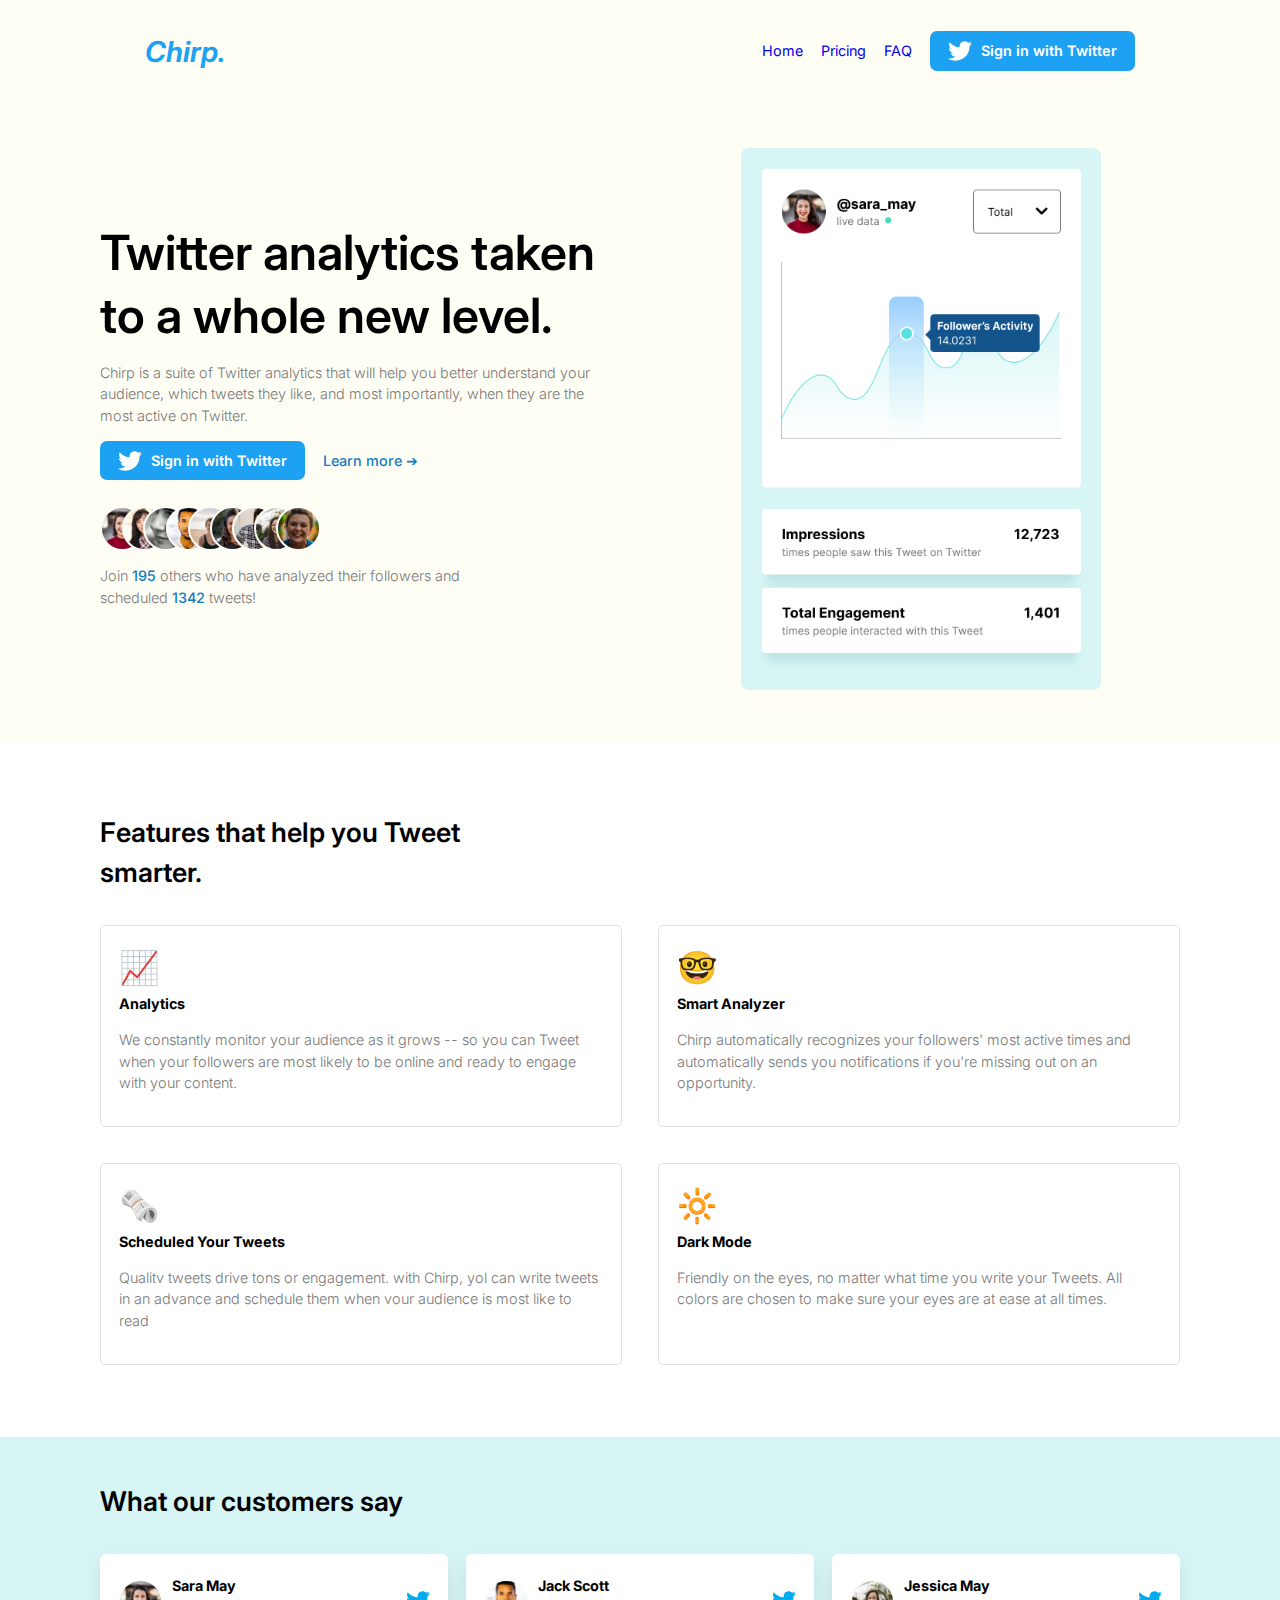
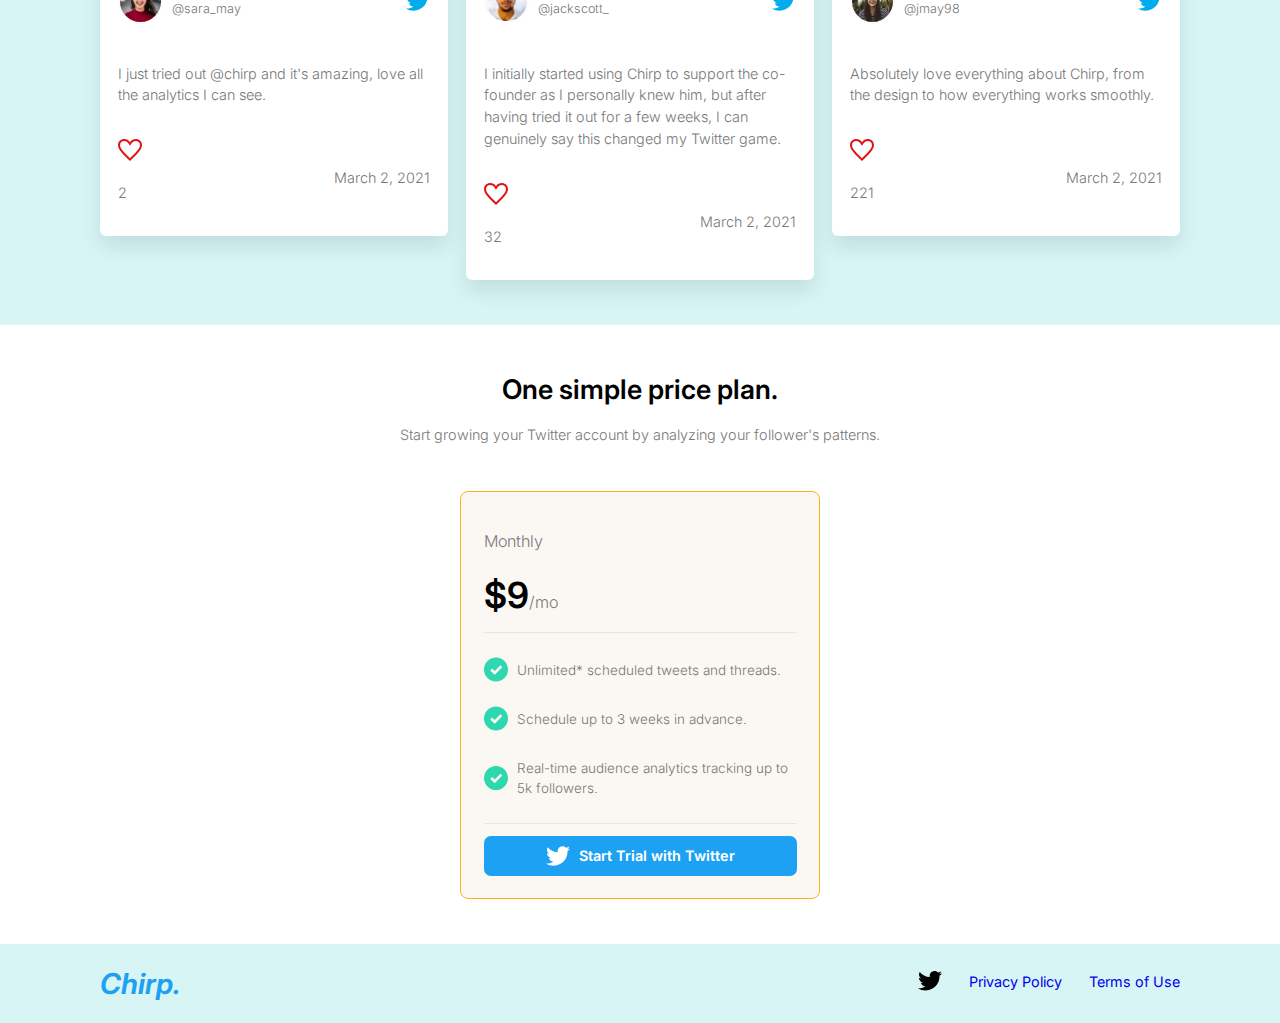
<file: Index.html>
<!-- 

  Name : David Pawar
  Id : 0800287
  
 -->

<!DOCTYPE html>
<html lang="en">
  <head>
    <meta charset="UTF-8" />
    <meta http-equiv="X-UA-Compatible" content="IE=edge" />
    <meta name="viewport" content="width=device-width, initial-scale=1.0" />
    <title>David Pawar</title>

    <link rel="stylesheet" href="css/index.css" />
    <!-- <script src="js/index.js"></script> -->
    <script src="JS/index.js" defer></script>
  </head>
  <body>
    <header>
      <nav class="navbar">
        <a href="Index.html" class="chirp_logo"><i>Chirp.</i></a>
        <ul class="nav_links">
          <li><a href="Index.html" class="nav_link">Home</a></li>
          <li><a href="#" class="nav_link">Pricing</a></li>
          <li><a href="FAQ.html" class="nav_link">FAQ</a></li>
          <li>
            <a href="#" class="nav_link bird_btn"
              ><img src="Assets/Twitter.svg" alt="" /><span
                >Sign in with Twitter</span
              ></a
            >
          </li> 
        </ul>

        <div class="svg_hamburger">
          <img src="Assets/Hamburger Menu.svg" alt="Menu" />
        </div>
      </nav>
    </header>

    <main>
      <section class="page_top">
        <div class="container">
          <div class="grid">
            <div class="column">
              <h2>Twitter analytics taken to a whole new level.</h2>
              <p>
                Chirp is a suite of Twitter analytics that will help you better
                understand your audience, which tweets they like, and most
                importantly, when they are the most active on Twitter.
              </p>
              <div class="signin_btn">
                <a href="#" class="nav_ink bird_btn"
                  ><img src="Assets/Twitter.svg" alt="" /><span
                    >Sign in with Twitter</span
                  ></a
                >
                <a href="#" class="btn-link">Learn more &#10132;</a>
              </div>
              <div class="profile-images">
                <img src="Assets/userAvatar01.svg" alt="Profile Image 1" />
                <img src="Assets/userAvatar02.svg" alt="Profile Image 2" />
                <img src="Assets/userAvatar03.svg" alt="Profile Image 3" />
                <img src="Assets/userAvatar04.svg" alt="Profile Image 4" />
                <img src="Assets/userAvatar05.svg" alt="Profile Image 5" />
                <img src="Assets/userAvatar06.svg" alt="Profile Image 6" />
                <img src="Assets/userAvatar07.svg" alt="Profile Image 7" />
                <img src="Assets/userAvatar08.svg" alt="Profile Image 8" />
                <img src="Assets/userAvatar09.svg" alt="Profile Image 9" />
              </div>
              <p>
                Join <span>195</span> others who have analyzed their followers
                and scheduled <span>1342</span> tweets!
              </p>
            </div>
            <div class="column">
              <figure class="hero_img">
                <img
                  src="Assets/Hero Image (Desktop View).png"
                  alt="Profile Dashboard"
                />
              </figure>
            </div>
          </div>
        </div>
      </section>

      <section class="features_catalogue">
        <div class="container">
          <h3 class="main_heading">Features that help you Tweet smarter.</h3>
          <div class="flex_container">
            <article class="card">
              <span class="emoji">📈</span>
              <h4>Analytics</h4>
              <p>
                We constantly monitor your audience as it grows -- so you can
                Tweet when your followers are most likely to be online and ready
                to engage with your content.
              </p>
            </article>
            <article class="card">
              <span class="emoji">🤓</span>
              <h4>Smart Analyzer</h4>
              <p>
                Chirp automatically recognizes your followers' most active times
                and automatically sends you notifications if you're missing out
                on an opportunity.
              </p>
            </article>
            <article class="card">
              <span class="emoji">🗞️</span>
              <h4>Scheduled Your Tweets</h4>
              <p>
                Qualitv tweets drive tons or engagement. with Chirp, yol can
                write tweets in an advance and schedule them when vour audience
                is most like to read
              </p>
            </article>
            <article class="card">
              <span class="emoji">🔆</span>
              <h4>Dark Mode</h4>
              <p>
                Friendly on the eyes, no matter what time you write your Tweets.
                All colors are chosen to make sure your eyes are at ease at all
                times.
              </p>
            </article>
          </div>
        </div>
      </section>

      <section class="customers_review">
        <div class="container">
          <h3 class="main_heading">What our customers say</h3>
          <div class="customer_grid_container">
            <article class="review_card">
              <div class="review_card_header">
                <div class="customers">
                  <img
                    src="Assets/userAvatar01.svg" alt="Avatar 1" class="avatar"
                  />
                  <div class="author">
                    <p class="author_name">Sara May</p>
                    <p class="user_id">@sara_may</p>
                  </div>
                </div>
                <img src="Assets/Twitter (Blue).svg" alt="Twitter" />
              </div>
              <p>
                I just tried out @chirp and it's amazing, love all the analytics
                I can see.
              </p>
              <div class="review_card_footer">
                <div class="hearts">
                  <img src="Assets/Like.svg" alt="Heart" />
                  <p>2</p>
                </div>
                <p class="date">March 2, 2021</p>
              </div>
            </article>
            <article class="review_card">
              <div class="review_card_header">
                <div class="customers">
                  <img
                    src="Assets/userAvatar04.svg" alt="Avatar 5" class="avatar"
                  />
                  <div class="author">
                    <p class="author_name">Jack Scott</p>
                    <p class="user_id">@jackscott_</p>
                  </div>
                </div>
                <img src="Assets/Twitter (Blue).svg" alt="Twitter" />
              </div>
              <p>
                I initially started using Chirp to support the co-founder as I
                personally knew him, but after having tried it out for a few
                weeks, I can genuinely say this changed my Twitter game.
              </p>
              <div class="review_card_footer">
                <div class="hearts">
                  <img src="Assets/Like.svg" alt="Heart" />
                  <p>32</p>
                </div>
                <p class="date">March 2, 2021</p>
              </div>
            </article>
            <article class="review_card">
              <div class="review_card_header">
                <div class="customers">
                  <img  src="Assets/userAvatar08.svg" alt="Avatar 7" class="avatar"/>
                  <div class="author">
                    <p class="author_name">Jessica May</p>
                    <p class="user_id">@jmay98</p>
                  </div>
                </div>
                <img src="Assets/Twitter (Blue).svg" alt="Twitter" />
              </div>              <p>
                Absolutely love everything about Chirp, from the design to how
                everything works smoothly.
              </p>
              <div class="review_card_footer">
                <div class="hearts">
                  <img src="Assets/Like.svg" alt="Heart" />
                  <p>221</p>
                </div>
                <p class="date">March 2, 2021</p>
              </div>
            </article>
          </div>
        </div>
      </section>

      <section class="plan">
        <div class="container">
          <h3 class="main_heading center">One simple price plan.</h3>
          <p class="subheading">
            Start growing your Twitter account by analyzing your follower's
            patterns.
          </p>
          <div class="card">
            <p class="monthly">Monthly</p>
            <h4>$9<span>/mo</span></h4>
            <hr />
            <div class="benefits benefits_1">
              <img src="Assets/Checkmark.svg" alt="Checkmark" />
              <p>Unlimited* scheduled tweets and threads.</p>
            </div>
            <div class="benefits benefits_2">
              <img src="Assets/Checkmark.svg" alt="Checkmark" />
              <p>Schedule up to 3 weeks in advance.</p>
            </div>
            <div class="benefits benefits_3">
              <img src="Assets/Checkmark.svg" alt="Checkmark" />
              <p>Real-time audience analytics tracking up to 5k followers.</p>
            </div>
            <hr />
            <a href="#" class="nav_link bird_btn"
              ><img src="Assets/Twitter.svg" alt="" /><span
                >Start Trial with Twitter</span
              ></a
            >
          </div>
        </div>
      </section>
    </main>

    <footer class="footer">
      <div class="container">
        <h1 class="chirp_logo"><i>Chirp.</i></h1>
        <ul class="footer_list">
          <li>
            <a href="#" class="footer_link flink_1">
              <img src="Assets/Twitter (Black).svg" alt="Twitter Logo" />
            </a>
          </li>
          <li><a href="#" class="footer_link flink_2">Privacy Policy</a></li>
          <li><a href="#" class="footer_link flink_3">Terms of Use</a></li>
        </ul>
      </div>
    </footer>
  </body>
</html>
</file>
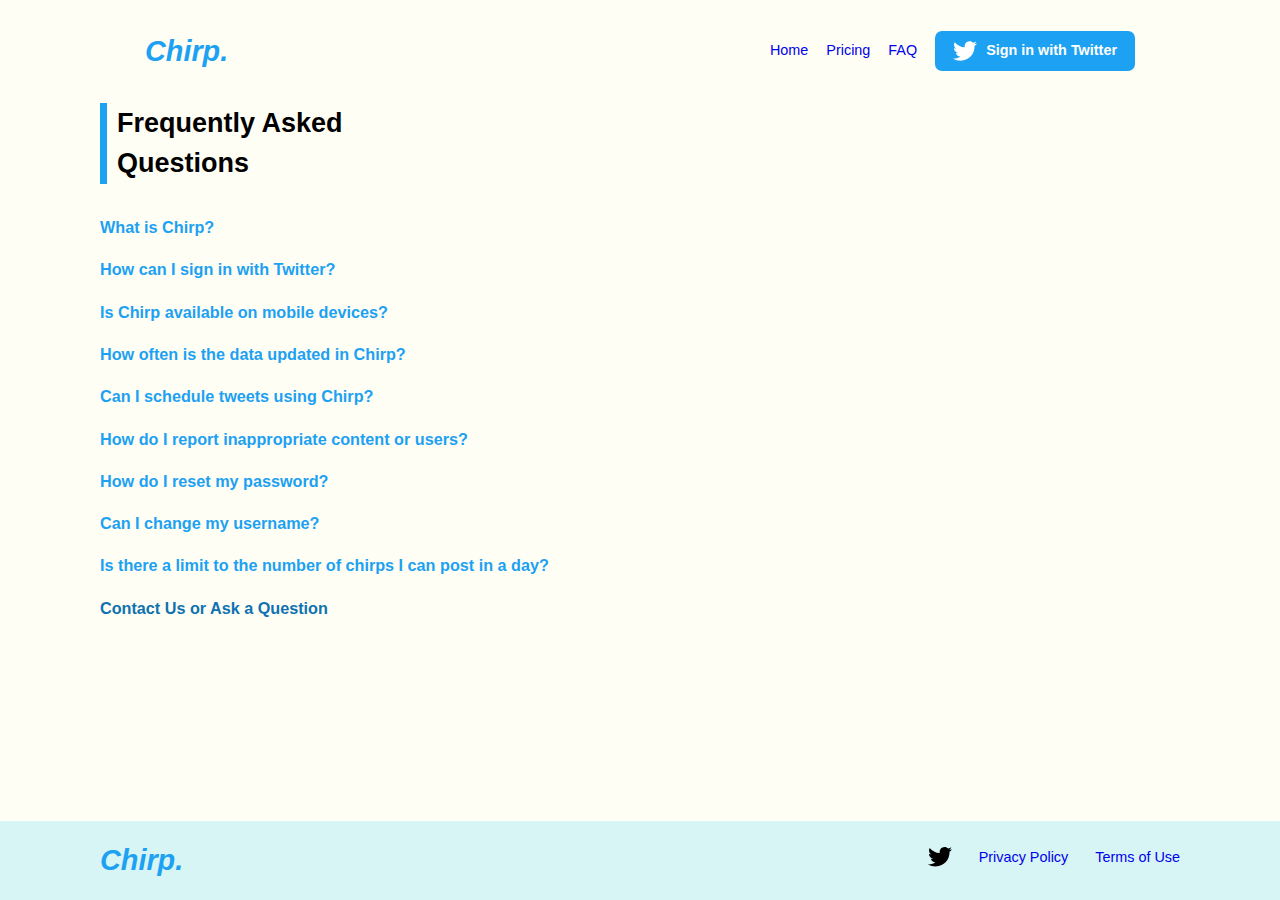
<file: FAQ.html>
<!DOCTYPE html>
<html lang="en">
<head>
    <meta charset="UTF-8">
    <meta name="viewport" content="width=device-width, initial-scale=1.0">
    <title>David Pawar</title>
    <link rel="stylesheet" href="css/faq.css">
    <script src="JS/faq.js" defer></script>
</head>
<body>
  <header>
    <nav class="navbar">
      <a href="Index.html" class="chirp_logo"><i>Chirp.</i></a>
      <ul class="nav_links">
        <li><a href="Index.html" class="nav_link">Home</a></li>
        <li><a href="#" class="nav_link">Pricing</a></li>
        <li><a href="FAQ.html" class="nav_link">FAQ</a></li>
        <li>
          <a href="#" class="nav_link bird_btn"
            ><img src="Assets/Twitter.svg" alt="" /><span
              >Sign in with Twitter</span
            ></a
          >
        </li> 
      </ul>

      <div class="svg_hamburger">
        <img src="Assets/Hamburger Menu.svg" alt="Menu" />
      </div>
    </nav>
  </header>
  
    <main>
        <section class="faq">
          <div class="container">
            <h3 class="main_heading">Frequently Asked Questions</h3>
            <div class="accordion">
              <div class="faq_item">
                <h4 class="question" id="q1" onclick="toggleAnswer(1)">What is Chirp?</h4>
                <div class="answer" id="a1">
                  Chirp is a suite of Twitter analytics that will help you better understand your audience, which tweets they like, and most importantly, when they are the most active on Twitter.
                </div>
              </div>
              <div class="faq_item">
                <h4 class="question" id="q2" onclick="toggleAnswer(2)">How can I sign in with Twitter?</h4>
                <div class="answer"  id="a2">
                  To sign in with Twitter, click on the "Sign in with Twitter" button on the top navigation bar. You will be redirected to Twitter's authorization page to grant Chirp access to your Twitter account.
                </div>
              </div>
              <div class="faq_item">
                <h4 class="question" id="q3" onclick="toggleAnswer(3)">Is Chirp available on mobile devices?</h4>
                <div class="answer"  id="a3">
                  Yes, Chirp is accessible on all modern mobile devices. You can access it through your mobile browser and enjoy all the features just like on the desktop.
                </div>
              </div>
              <div class="faq_item">
                <h4 class="question" id="q4" onclick="toggleAnswer(4)">How often is the data updated in Chirp?</h4>
                <div class="answer"  id="a4">
                  Chirp updates the data in real-time, so you'll always have the latest insights into your Twitter account's performance and your audience's activity.
                </div>
              </div>
              <div class="faq_item">
                <h4 class="question" id="q5" onclick="toggleAnswer(5)">Can I schedule tweets using Chirp?</h4>
                <div class="answer"  id="a5">
                  Absolutely! With Chirp, you can write and schedule tweets in advance, ensuring they are posted at the optimal times for your audience engagement.
                </div>
              </div>
              <div class="faq_item">
                <h4 class="question" id="q6" onclick="toggleAnswer(6)">How do I report inappropriate content or users?</h4>
                <div class="answer" id="a6">
                  To report inappropriate content or users on Twitter, go to the tweet or profile in question and click on the three-dot menu icon. From there, select the "Report" option and follow the on-screen instructions to submit your report.
                </div>
              </div>
              <div class="faq_item">
                <h4 class="question" id="q7" onclick="toggleAnswer(7)">How do I reset my password?</h4>
                <div class="answer" id="a7">
                  To reset your password, go to the login page and click on the "Forgot Password" link. You'll receive an email with instructions on how to reset your password.
                </div>
              </div>
              <div class="faq_item">
                <h4 class="question" id="q8" onclick="toggleAnswer(8)">Can I change my username?</h4>
                <div class="answer" id="a8">
                  Yes, you can change your username. Go to your account settings, and there should be an option to edit your username. Keep in mind that once changed, your previous username may become available to other users.
                </div>
              </div>
              <div class="faq_item">
                <h4 class="question" id="q9" onclick="toggleAnswer(9)">Is there a limit to the number of chirps I can post in a day?</h4>
                <div class="answer" id="a9">
                  Chirp does not impose a limit on the number of chirps (tweets) you can post in a day. However, Twitter itself may have certain posting limits and restrictions. Make sure to adhere to Twitter's guidelines to avoid any issues.
                </div>
              </div>
              <div class=" faq_item">
                <h4 class="question" id="q10" onclick="toggleAnswer(10)">Contact Us or Ask a Question</h4>
                <div class="answer" id="a10">
                    If you have any further questions or need assistance, feel free to contact us by sending an email to <em>
                    <a href="mailto:w0800287@myscc.ca">w0800287@myscc.ca</a></em>. We will be happy to help you!
                </div>
            </div>
            </div>
          </div>
        </section>
      </main>

      <footer class="footer">
        <div class="container">
          <h1 class="chirp_logo"><i>Chirp.</i></h1>
          <ul class="footer_list">
            <li>
              <a href="#" class="footer_link flink_1">
                <img src="Assets/Twitter (Black).svg" alt="Twitter Logo" />
              </a>
            </li>
            <li><a href="#" class="footer_link flink_2">Privacy Policy</a></li>
            <li><a href="#" class="footer_link flink_3">Terms of Use</a></li>
          </ul>
        </div>
      </footer>
    
</body>
</html>
</file>
<file: css/index.css>
/* 

Name : David Pawar
Id : 0800287

*/
@import url("https://fonts.googleapis.com/css2?family=Inter:wght@300;400;500;600;700&display=swap");
* {
  margin: 0;
  padding: 0;
  box-sizing: border-box;
}
html{
  font-size: 9px;

}
body {
  font-family: "Inter", sans-serif;
  font-weight: 400;
  font-size: 1.6rem;
  background-color: #fffef5;
  line-height: 1.5;
  overflow-x: hidden;
}

.chirp_logo {
  color: #1da1f2;
  font-size: 3.2rem;
    font-weight: 650;
}
.navbar {
  max-width: min(90%, 110rem);
  margin: 0 auto;
  display: flex;
  justify-content: space-between;
  align-items: center;
  padding-block: 3.3rem;
  /* position: relative; */
}
.navbar .nav_links {
  display: flex;
  /* position: absolute; */
}
.navbar .nav_links li {
  margin-left: 2rem;
  display: flex;
  align-items: center;
}
.navbar .nav_inks li .nav_link {
  color: #787878;
  font-weight: 300;
}
.navbar .svg_hamburger {
  display: none;
}
a {
  text-decoration: none;
}

ul {
  list-style: none;
}

img {
  max-width: 100%;
}

section {
  padding-block: 5.0rem;
}

p {
  color: #787878;
  font-weight: 300;
  margin-block: 1.6rem;
}

.container {
  max-width: min(90%, 120rem);
  margin: 0 auto;
}

.bird_btn{
  display: flex;
  justify-content: center;
  align-items: center;
  background-color: #1da1f2;
  color: #fff !important;
  padding: 1rem 2rem;
  border-radius: 7px;
  transition: opacity 0.5s ease;
}
.bird_btn:hover {
  opacity: 0.6;
}
.bird_btn span {
  font-weight: 620;
  margin-left: 1rem;
}

.grid {
  display: grid;
  grid-template-columns: 1fr 1fr;
  gap: 5rem;
  place-items: center;
}

.main_heading {
  font-size: 3rem;
  font-weight: 600;
  max-width: 40rem;
  line-height: 1.5;
  margin-bottom: 3.5rem;
}



.page_top .column h2 {
  font-size: 5.4rem;
  font-weight: 600;
  line-height: 1.3;
}
.page_top .column p:last-child {
  max-width: 45rem;
}
.page_top .column p:last-child span {
  color: #127dc1;
  font-weight: 500;
}
.page_top .column .signin_btn {
  display: flex;
  align-items: center;
  margin-bottom: 2.8rem;
}
.page_top .column .signin_btn .btn-link {
  margin-left: 2rem;
  color: #127dc1;
  font-weight: 500;
  transition: color 0.3s ease;
}
.page_top .column .signin_btn .btn-link:hover {
  color: #1da1f2;
}
.page_top .column .profile-images {
  display: flex;
}
.page_top .column .profile-images img:not(:first-of-type) {
  margin-left: -2.6rem;
}
.page_top .column .hero_img img {
  width: 40rem;
}

.features_catalogue {
  background-color: #fff;
  padding-block: 8rem;
}
.features_catalogue .flex_container {
  display: flex;
  flex-direction: row;
  flex-wrap: wrap;
  gap: 4rem;
  width: 100%;
}
.features_catalogue .flex_container .card {
  display: flex;
  flex-direction: column;
  flex: 1 1 40rem;
  border: 1px solid #e1e1e1;
  border-radius: 5px;
  padding: 2rem;
}
.features_catalogue .flex_container .card .emoji {
  font-size: 3.6rem;
}

.customers_review {
  background-color: #d7f5f5;
}
.customers_review .customer_grid_container {
  display: grid;
  grid-template-columns: repeat(3, 1fr);
  gap: 2rem;
  max-width: 140rem;
  align-items: start;
  justify-items: center;
}
.customers_review .customer_grid_container .review_card {
  background-color: #fff;
  padding: 2rem;
  border-radius: 6px;
  display: flex;
  flex-direction: column;
  gap: 2rem;
  box-shadow: 0 1.2rem 2.4rem -1px rgba(0, 0, 0, 0.1);
}
.customers_review .customer_grid_container .review_card .review_card_header {
  display: flex;
  align-items: center;
  justify-content: space-between;
}
.customers_review .customer_grid_container .review_card .review_card_header .customers {
  display: flex;
  align-items: center;
  gap: 1rem;
}
.customers_review .customer_grid_container .review_card .review_card_header .customers .avatar {
  width: 5rem;
}
.customers_review .customer_grid_container .review_card .review_card_header .customers .author_name {
  font-weight: 700;
  color: #000;
  line-height: 0; 
}
.customers_review .customer_grid_container .review_card .review_card_header .customers .user_id {
  font-size: 1.4rem;
  line-height: 1.2;
}
.customers_review .customer_grid_container .review_card .review_card_footer {
  display: flex;
  align-items: center;
  justify-content: space-between;
}
.customers_review .customer_grid_container .review_card .review_card_footer .likes {
  display: flex;
  gap: 1rem;
}

.plan {
  background-color: #fff;
}
.plan .main_heading {
  margin-bottom: 1.5rem;
}
.plan .center,
.plan .subheading {
  max-width: 100%;
  text-align: center;
  line-height: 1.5;
}
.plan .subheading {
  margin-bottom: 5rem;
}
.plan .card {
  max-width: 40rem;
  margin: auto;
  background-color: #fbf8f4;
  border: 1px solid #ffaf24;
  border-radius: 8px;
  padding: 2.5rem;
  display: flex;
  flex-direction: column;
}
.plan .card .monthly {
  font-size: 1.8rem;
}
.plan .card h4 {
  font-size: 4rem;
  font-weight: 600;
}
.plan .card h4 span {
  font-size: 1.8rem;
  font-weight: 300;
  color: #787878;
}
.plan .card hr {
  opacity: 0.2;
  margin-block: 1.2rem;
}
.plan .card .benefits {
  display: flex;
  gap: 1rem;
}
.plan .card .benefits p {
  font-size: 1.5rem;
}

.footer {
  background-color: #d7f5f5;
}
.footer .container {
  display: flex;
  justify-content: space-between;
  align-items: center;
  padding-block: 2rem;
}
.footer .container .footer_list {
  display: flex;
}
.footer .container .footer_list li {
  margin-left: 3rem;
}
.footer .container .footer_ist li .footer-link {
  color: #000;
  font-weight: 300;
  transition: color 0.3s ease;
}
.footer .container .footer_list li .footer_link:hover {
  color: #1da1f2;
}

@media  (max-width: 750px) {
  .navbar {
    position: relative;
  }
  .navbar .nav_links {
    background-color: #fff;
    position: absolute;
    top: 7rem;
    right: 0;
    width: 100%;
    text-align: center;
    flex-direction: column;
    justify-content: center;
    align-items: center;
    border-radius: 6px;
    box-shadow: 0 1rem 2rem -1px rgba(0, 0, 0, 0.1);
    visibility: hidden;
    opacity: 0;
    transition: all 0.3s ease;
  }
  .navbar .nav_links li {
    margin-block: 1.6rem;
  }
  .navbar .nav_links.active {
    visibility: visible;
    opacity: 1;
  }
  .navbar .svg_hamburger {
    display: block;
    cursor: pointer;
  }
  .page_top .column .signin_btn {
    flex-direction: column;
    align-items: center;
    margin-bottom: 2.8rem;}
    
  
  .grid {
    grid-template-columns: 1fr;
  }
  
  .page_top .grid .column:nth-child(1) {
    order: 1;
  }
  .page_top .grid .column h2 {
    font-size: 4rem;
  }
  .page_top .grid .column .btn-container {
    flex-direction: column;
  }
  
  .customers_review .customer_grid_container {
    grid-template-columns: 1fr;
  }
  
 
  .footer .container {
    flex-direction: column;
    align-items: flex-start; 
  }

  .footer .container .footer_list {
    display: flex;
    flex-wrap: wrap;
    justify-content: center;
    margin-left: 0;
  }

  .footer .container .footer_list li {
    margin: 0.5rem;

}
}
</file>
<file: css/faq.css>
/* 
Name: David Pawar
Id: 0800287
*/
* {
  margin: 0;
  padding: 0;
  box-sizing: border-box;
}

html {
  font-size: 9px;
}


body {
  font-family: "Inter", sans-serif;
  font-weight: 400;
  font-size: 1.6rem;
  background-color: #fffef5;
  line-height: 1.5;
  overflow-x: hidden;
  margin: 0; 
  display: flex;
  flex-direction: column;
  min-height: 100vh; 
}

.chirp_logo {
  color: #1da1f2;
  font-size: 3.2rem;
  font-weight: 650;
}
.navbar {
  max-width: min(90%, 110rem);
  margin: 0 auto;
  display: flex;
  justify-content: space-between;
  align-items: center;
  padding-block: 3.3rem;

}
.navbar .nav_links {
  display: flex;

}
.navbar .nav_links li {
  margin-left: 2rem;
  display: flex;
  align-items: center;
}
.navbar .nav_inks li .nav_link {
  color: #787878;
  font-weight: 300;
}
.navbar .svg_hamburger {
  display: none;
}

a {
  text-decoration: none;
}

ul {
  list-style: none;
}

img {
  max-width: 100%;
}

section {
  padding-block: 5.0rem;
}

p {
  color: #787878;
  font-weight: 300;
  margin-block: 1.6rem;
}

.container {
  max-width: min(90%, 120rem);
  margin: 0 auto;
}

.bird_btn {
  display: flex;
  justify-content: center;
  align-items: center;
  background-color: #1da1f2;
  color: #fff !important;
  padding: 1rem 2rem;
  border-radius: 7px;
  transition: opacity 0.5s ease;
}

.bird_btn:hover {
  opacity: 0.6;
}

.bird_btn span {
  font-weight: 620;
  margin-left: 1rem;
}

/* FAQ styles */
.faq {
  padding: 0;
  margin: 0;
}

.faq .container {
  max-width: min(90%, 120rem);
  margin: 0 auto;
}

.faq .main_heading {
  font-size: 3rem;
  font-weight: 600;
  max-width: 40rem;
  line-height: 1.5;
  margin-bottom: 3.5rem;
}

.faq_item {
  margin-bottom: 2rem;
}

.faq_item .question {
  font-size: 1.8rem;
  font-weight: 600;
  color: #1da1f2;
  cursor: pointer;
}

.faq_item .answer {
  font-size: 1.6rem;
  font-weight: 300;
  margin-top: 1rem;
  display: none;
}

.faq_item.active .answer {
  display: block;
}

.main_heading {
  border-left: 7px solid #1da1f2;
  padding-left: 10px;
}

/* Footer styles */
.footer {
  background-color: #d7f5f5;
  margin-top: auto;
}

.footer .container {
  display: flex;
  justify-content: space-between;
  align-items: center;
  padding-block: 2rem;
}

.footer .container .footer_list {
  display: flex;
}

.footer .container .footer_list li {
  margin-left: 3rem;
}

.footer .container .footer_list li .footer-link {
  color: #000;
  font-weight: 300;
  transition: color 0.3s ease;
}

.footer .container .footer_list li .footer_link:hover {
  color: #1da1f2;
}

.answer {
  border-left: 3px solid #1da1f2;
  padding-left: 10px;
  background-color: #ddeef8;
}

.faq_item #q10 {
  color: #0f72b0;
}

/* Responsive styles */
@media (max-width: 750px) {
  .faq .container {
    padding-inline: 2rem;
  }

  .faq .main_heading {
    font-size: 2.5rem;
    max-width: none;
  }

  .navbar {
    position: relative;
  }

  .navbar .nav_links {
    background-color: #fff;
    position: absolute;
    top: 7rem;
    right: 0;
    width: 100%;
    text-align: center;
    flex-direction: column;
    justify-content: center;
    align-items: center;
    border-radius: 6px;
    box-shadow: 0 1rem 2rem -1px rgba(0, 0, 0, 0.1);
    visibility: hidden;
    opacity: 0;
    transition: all 0.3s ease;
  }

  .navbar .nav_links li {
    margin-block: 1.6rem;
  }

  .navbar .nav_links.active {
    visibility: visible;
    opacity: 1;
  }

  .navbar .svg_hamburger {
    display: block;
    cursor: pointer;
  }

  .footer .container {
    flex-direction: column;
    align-items: flex-start;
  }

  .footer .container .footer_list {
    display: flex;
    flex-wrap: wrap;
    justify-content: center;
    margin-left: 0;
  }

  .footer .container .footer_list li {
    margin: 0.5rem;
  }
}
</file>
